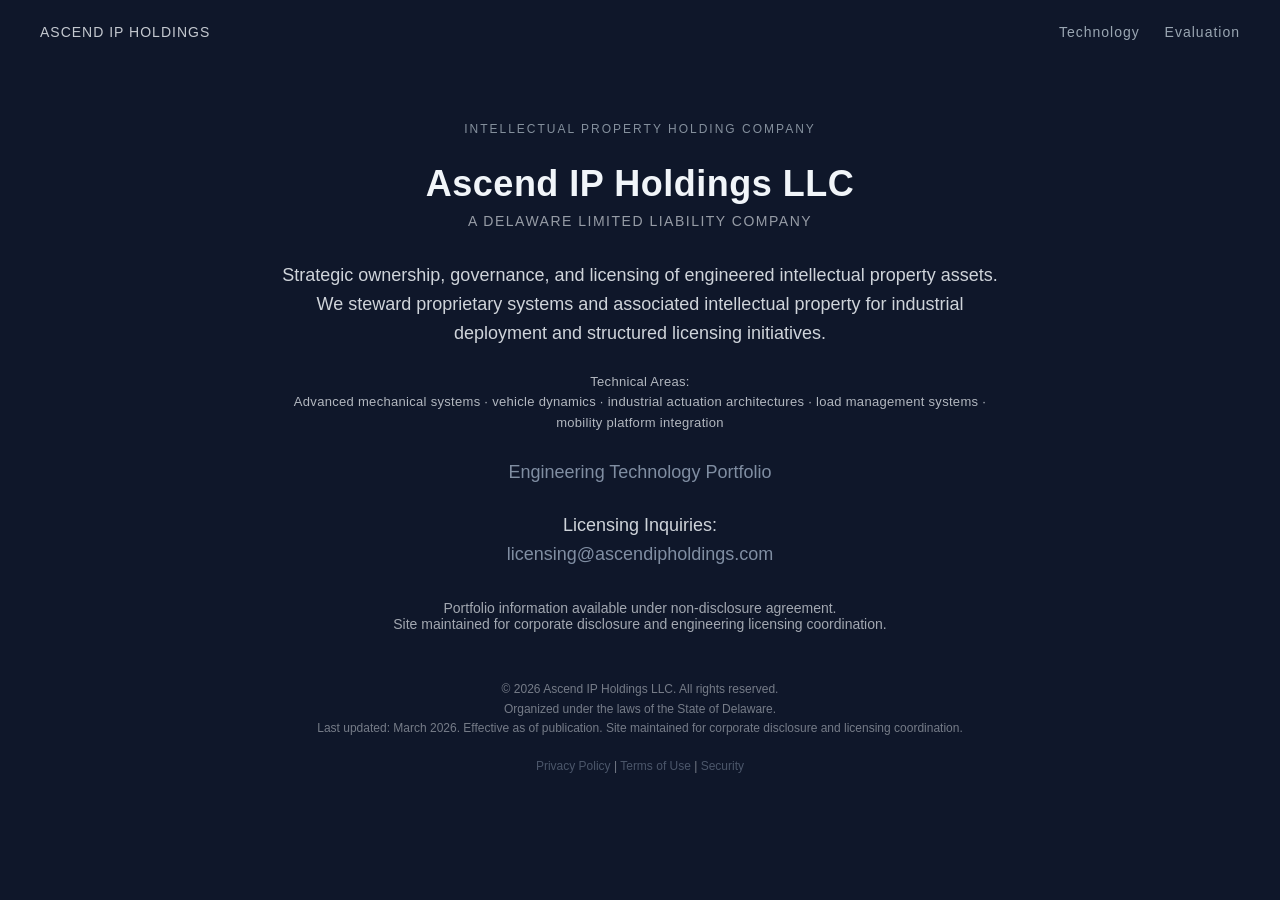
<file: index.html>
<!DOCTYPE html>
<html lang="en">
    <!--
Ascend IP Holdings LLC
Corporate website for engineering technology portfolio and licensing coordination.

This site provides high-level technical context only.
Detailed engineering materials are available under NDA for qualified OEM and Tier-1 partners.

Contact: licensing@ascendipholdings.com
-->
<head>
<meta charset="UTF-8">
<meta name="viewport" content="width=device-width, initial-scale=1.0">
<title>Ascend IP Holdings LLC</title>
    <link rel="stylesheet" href="styles.css">
    <link rel="canonical" href="https://ascendipholdings.com/">
    <link rel="icon" href="/favicon.ico">
    <meta name="author" content="Ascend IP Holdings LLC">
    <meta name="description" content="Ascend IP Holdings LLC is a Delaware limited liability company focused on strategic ownership, governance, and licensing of engineered intellectual property assets for industrial deployment.">

<meta property="og:title" content="Ascend IP Holdings LLC">
<meta property="og:description" content="Strategic ownership, governance, and licensing of engineered intellectual property assets.">
<meta property="og:type" content="website">
<meta property="og:url" content="https://ascendipholdings.com">

<meta name="robots" content="index, follow">
    <script type="application/ld+json">
{
 "@context": "https://schema.org",
 "@type": "Organization",
 "name": "Ascend IP Holdings LLC",
 "url": "https://ascendipholdings.com",
 "email": "legal@ascendipholdings.com",
 "description": "Strategic ownership, governance, and licensing of engineered intellectual property assets.",
 "foundingLocation": "Delaware, United States"
}
</script>

</head>
<body>
    <div class="nav">

<div class="nav-left">
ASCEND IP HOLDINGS
</div>

<div class="nav-right">
<a href="technology.html">Technology</a>
<a href="evaluation.html">Evaluation</a>
</div>

</div>
<div class="container">
    <p class="descriptor">INTELLECTUAL PROPERTY HOLDING COMPANY</p>
    <h1>Ascend IP Holdings LLC</h1>
    <div class="subtitle">A Delaware Limited Liability Company</div>

    <p>
        Strategic ownership, governance, and licensing of engineered intellectual property assets. We steward proprietary systems and associated intellectual property for industrial deployment and structured licensing initiatives.
    </p>
    <!-- Technical domain overview (non-confidential) -->
    <p class="technical">
     Technical Areas:<br>
     Advanced mechanical systems · vehicle dynamics · industrial actuation architectures · 
     load management systems · mobility platform integration
</p>
    <p><a href="technology.html">Engineering Technology Portfolio</a></p>
    <!-- Licensing and engineering evaluation inquiries -->
    <p>
    Licensing Inquiries:<br>
    <a href="mailto:licensing@ascendipholdings.com">licensing@ascendipholdings.com</a>
    </p>

    <div class="nda">
    Portfolio information available under non-disclosure agreement.<br>
    Site maintained for corporate disclosure and engineering licensing coordination.
</div>

    <div class="footer">
© 2026 Ascend IP Holdings LLC. All rights reserved.<br>
Organized under the laws of the State of Delaware.<br>
Last updated: March 2026. Effective as of publication. Site maintained for corporate disclosure and licensing coordination.<br><br>

<a href="/privacy.html">Privacy Policy</a> |
<a href="/terms.html">Terms of Use</a> |
<a href="/security.html">Security</a>
</div>
</div>
</body>
</html>
</file>
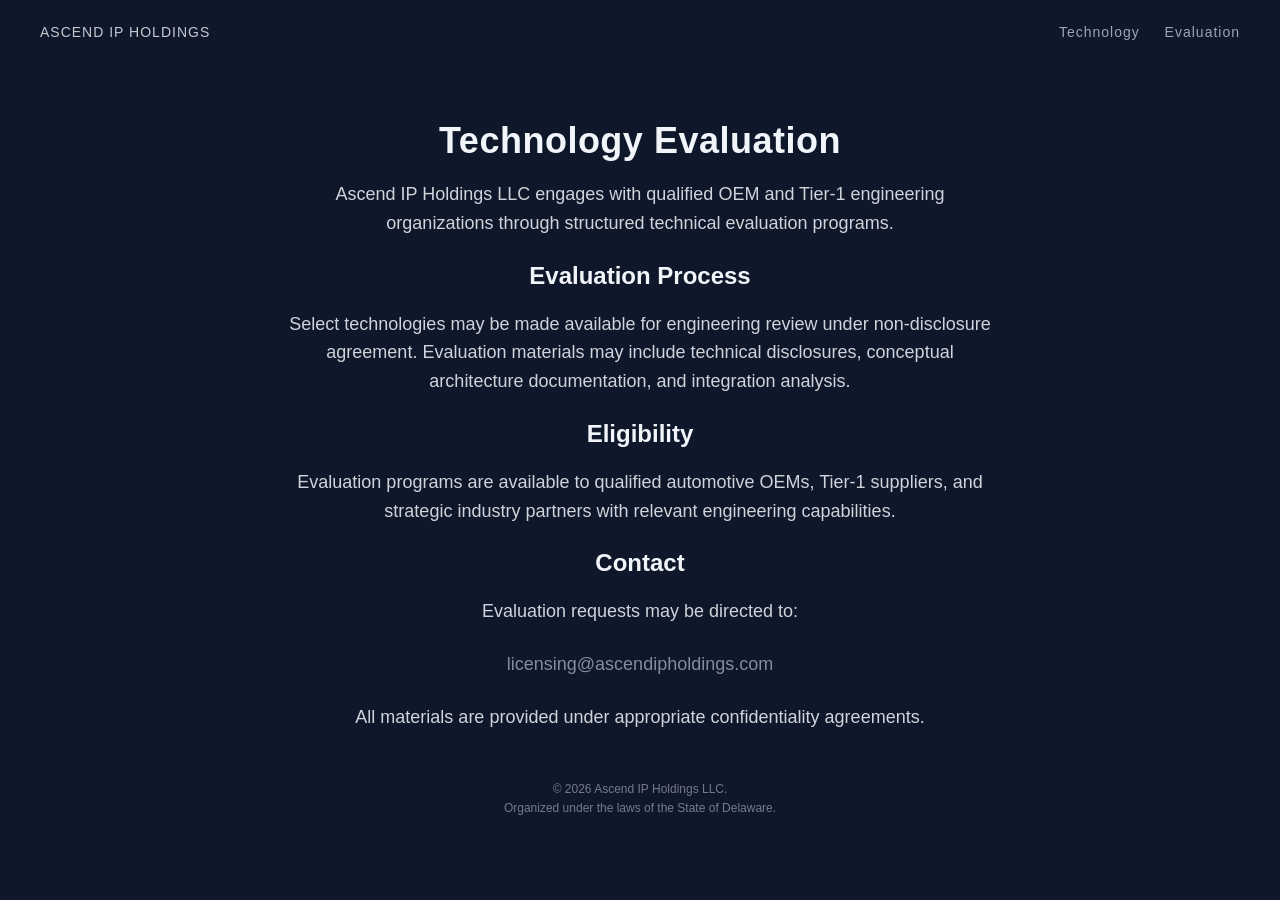
<file: evaluation.html>
<!DOCTYPE html>
<html lang="en">

<head>
<meta charset="UTF-8">
<meta name="viewport" content="width=device-width, initial-scale=1.0">

<title>Technology Evaluation | Ascend IP Holdings LLC</title>

<link rel="stylesheet" href="styles.css">
<link rel="canonical" href="https://ascendipholdings.com/evaluation.html">

<script type="application/ld+json">
{
 "@context": "https://schema.org",
 "@type": "Organization",
 "name": "Ascend IP Holdings LLC",
 "url": "https://ascendipholdings.com",
 "email": "legal@ascendipholdings.com",
 "description": "Strategic ownership, governance, and licensing of engineered intellectual property assets.",
 "foundingLocation": "Delaware, United States"
}
</script>

</head>

<body>

<div class="nav">

<div class="nav-left">
ASCEND IP HOLDINGS
</div>

<div class="nav-right">
<a href="technology.html">Technology</a>
<a href="evaluation.html">Evaluation</a>
</div>

</div>

<div class="container">

<h1>Technology Evaluation</h1>

<p>
Ascend IP Holdings LLC engages with qualified OEM and Tier-1 engineering organizations
through structured technical evaluation programs.
</p>

<h2>Evaluation Process</h2>

<p>
Select technologies may be made available for engineering review under non-disclosure
agreement. Evaluation materials may include technical disclosures, conceptual architecture
documentation, and integration analysis.
</p>

<h2>Eligibility</h2>

<p>
Evaluation programs are available to qualified automotive OEMs, Tier-1 suppliers,
and strategic industry partners with relevant engineering capabilities.
</p>

<h2>Contact</h2>

<p>
Evaluation requests may be directed to:
</p>

<p>
<a href="mailto:licensing@ascendipholdings.com">
licensing@ascendipholdings.com
</a>
</p>

<p>
All materials are provided under appropriate confidentiality agreements.
</p>

<div class="footer">

© 2026 Ascend IP Holdings LLC.<br>
Organized under the laws of the State of Delaware.

</div>

</div>

</body>
</html>
</file>
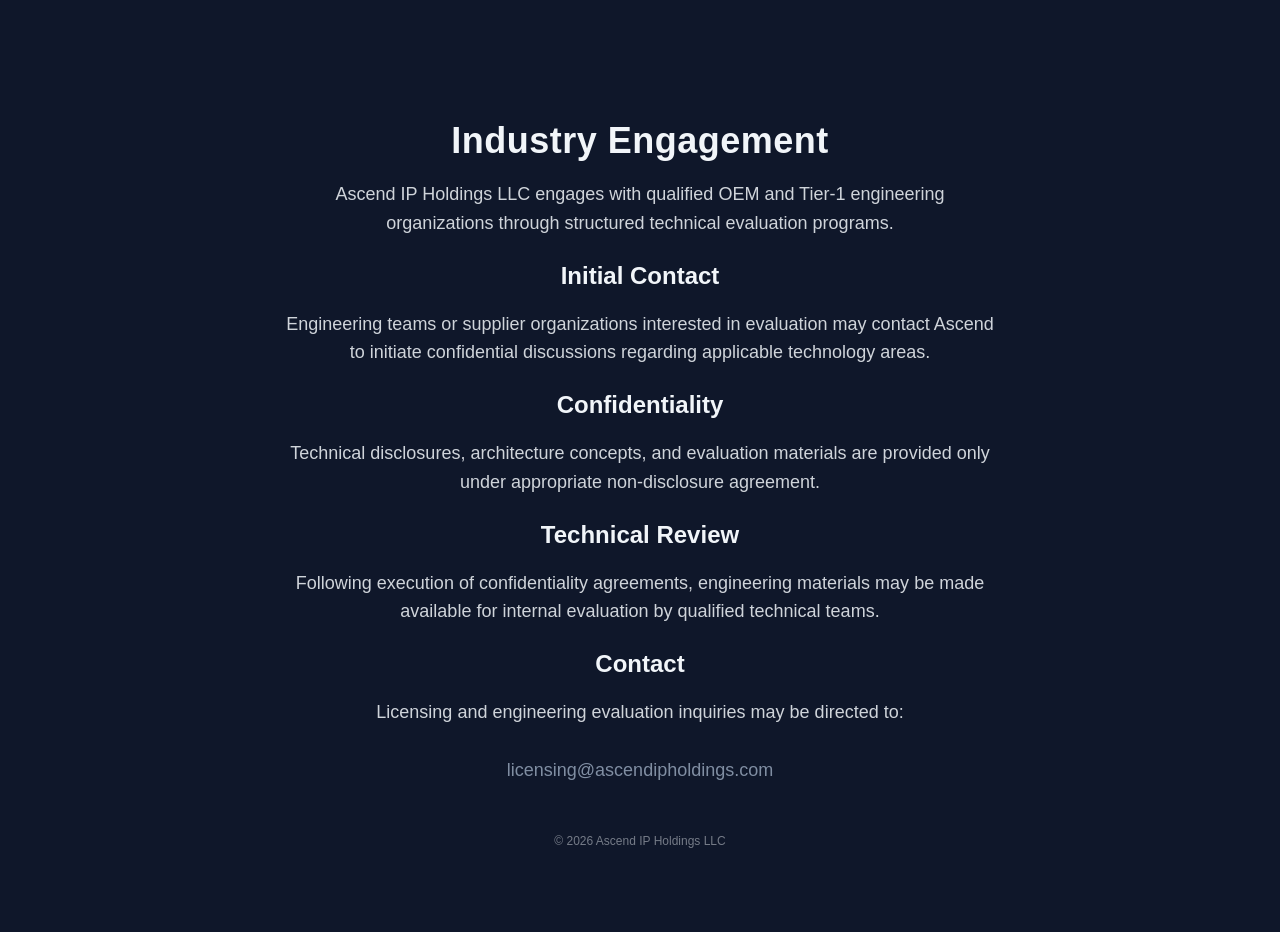
<file: industry-engagement.html>
<!DOCTYPE html>
<html lang="en">
<head>
<meta charset="UTF-8">
<meta name="viewport" content="width=device-width, initial-scale=1.0">
<title>Industry Engagement | Ascend IP Holdings LLC</title>
    <link rel="stylesheet" href="styles.css">

<link rel="canonical" href="https://ascendipholdings.com/industry-engagement.html">

</head>

<body>

<div class="container">

<h1>Industry Engagement</h1>

<p>
Ascend IP Holdings LLC engages with qualified OEM and Tier-1 engineering organizations
through structured technical evaluation programs.
</p>

<h2>Initial Contact</h2>

<p>
Engineering teams or supplier organizations interested in evaluation may contact Ascend
to initiate confidential discussions regarding applicable technology areas.
</p>

<h2>Confidentiality</h2>

<p>
Technical disclosures, architecture concepts, and evaluation materials are provided only
under appropriate non-disclosure agreement.
</p>

<h2>Technical Review</h2>

<p>
Following execution of confidentiality agreements, engineering materials may be made
available for internal evaluation by qualified technical teams.
</p>

<h2>Contact</h2>

<p>
Licensing and engineering evaluation inquiries may be directed to:
<br><br>
<a href="mailto:licensing@ascendipholdings.com">licensing@ascendipholdings.com</a>
</p>

<div class="footer">
© 2026 Ascend IP Holdings LLC
</div>

</div>

</body>
</html>
</file>
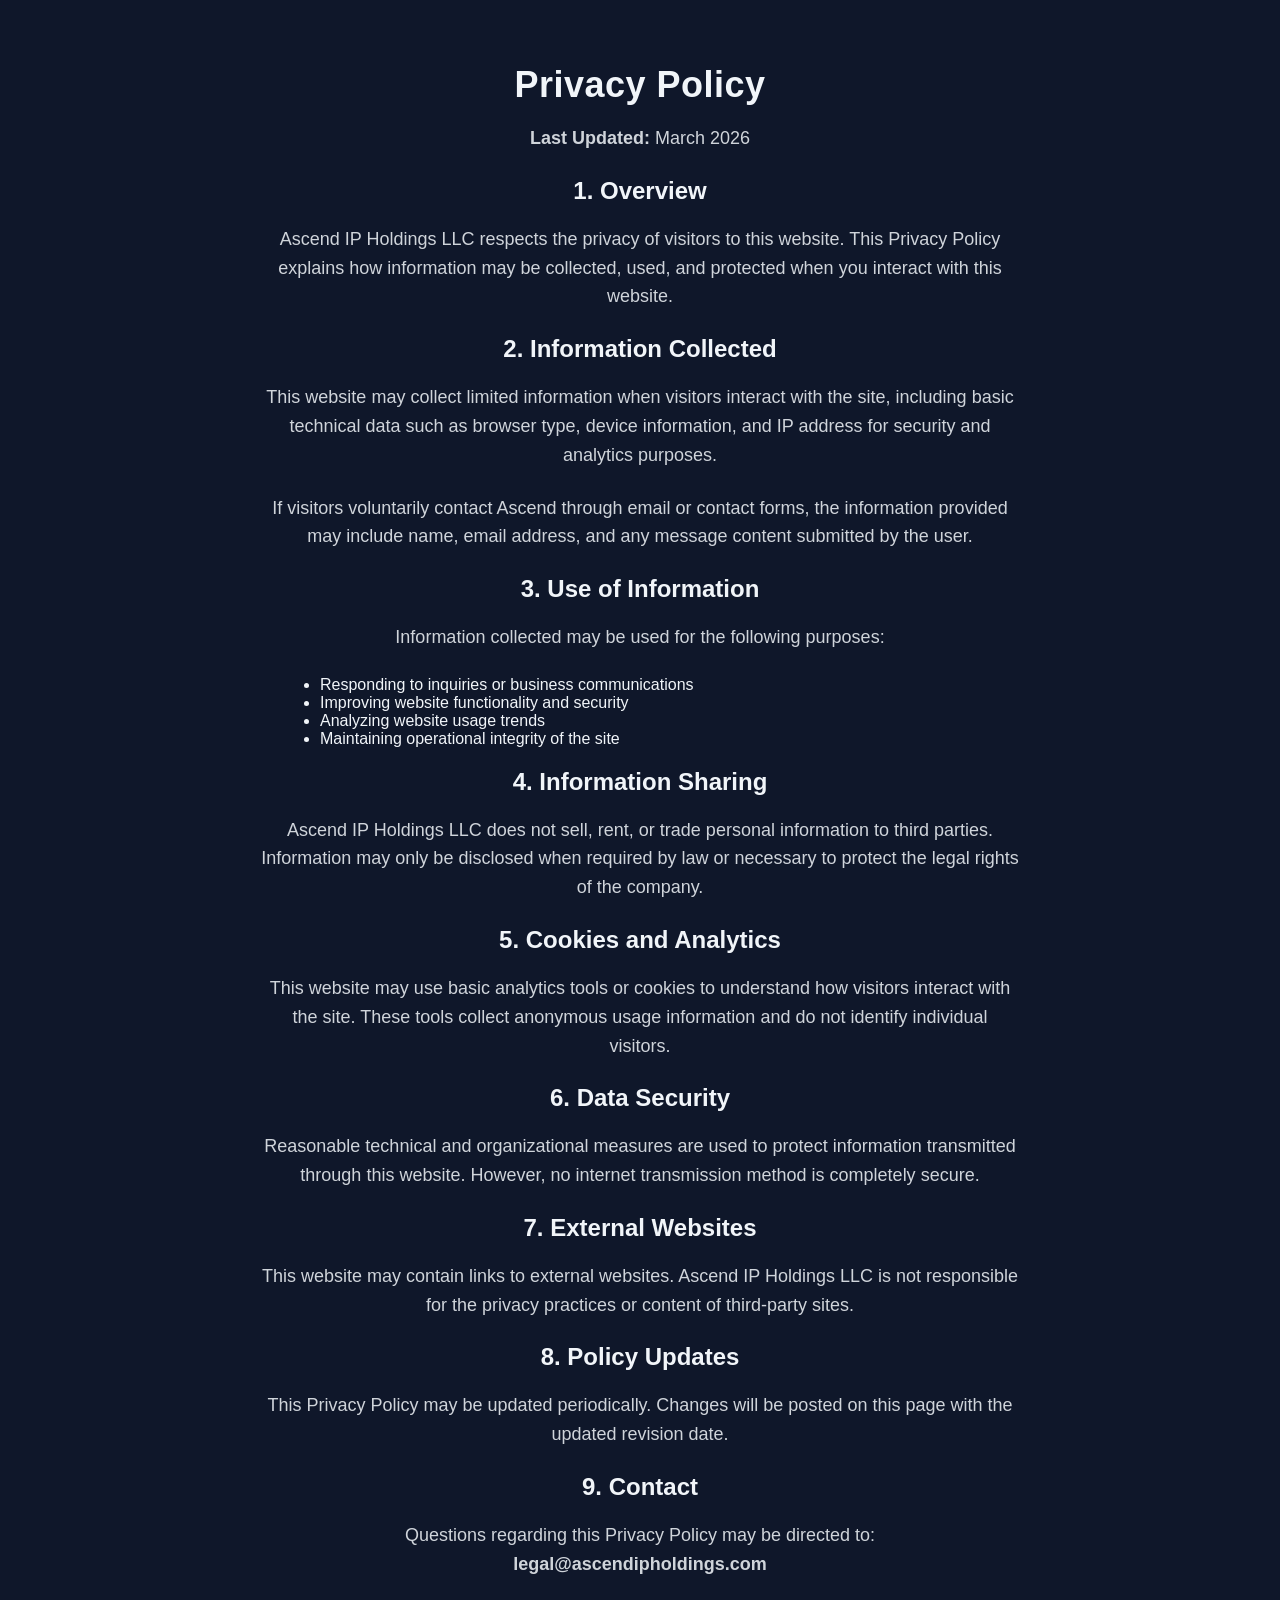
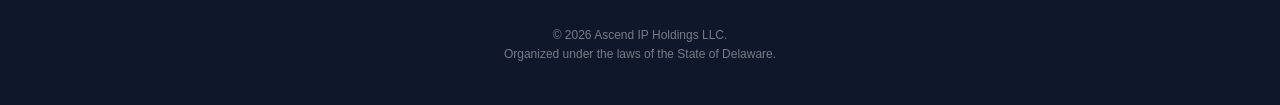
<file: privacy.html>
<!DOCTYPE html>
<html lang="en">

<head>
<meta charset="UTF-8">
<meta name="viewport" content="width=device-width, initial-scale=1.0">

<title>Privacy Policy | Ascend IP Holdings LLC</title>

<link rel="stylesheet" href="styles.css">

</head>

<body>

<div class="container-doc">

<h1>Privacy Policy</h1>

<p><strong>Last Updated:</strong> March 2026</p>

<h2>1. Overview</h2>
<p>
Ascend IP Holdings LLC respects the privacy of visitors to this website.
This Privacy Policy explains how information may be collected, used,
and protected when you interact with this website.
</p>

<h2>2. Information Collected</h2>
<p>
This website may collect limited information when visitors interact with the site,
including basic technical data such as browser type, device information,
and IP address for security and analytics purposes.
</p>

<p>
If visitors voluntarily contact Ascend through email or contact forms,
the information provided may include name, email address,
and any message content submitted by the user.
</p>

<h2>3. Use of Information</h2>
<p>
Information collected may be used for the following purposes:
</p>

<ul>
<li>Responding to inquiries or business communications</li>
<li>Improving website functionality and security</li>
<li>Analyzing website usage trends</li>
<li>Maintaining operational integrity of the site</li>
</ul>

<h2>4. Information Sharing</h2>
<p>
Ascend IP Holdings LLC does not sell, rent, or trade personal information
to third parties. Information may only be disclosed when required by law
or necessary to protect the legal rights of the company.
</p>

<h2>5. Cookies and Analytics</h2>
<p>
This website may use basic analytics tools or cookies to understand
how visitors interact with the site. These tools collect anonymous
usage information and do not identify individual visitors.
</p>

<h2>6. Data Security</h2>
<p>
Reasonable technical and organizational measures are used to
protect information transmitted through this website.
However, no internet transmission method is completely secure.
</p>

<h2>7. External Websites</h2>
<p>
This website may contain links to external websites.
Ascend IP Holdings LLC is not responsible for the privacy practices
or content of third-party sites.
</p>

<h2>8. Policy Updates</h2>
<p>
This Privacy Policy may be updated periodically.
Changes will be posted on this page with the updated revision date.
</p>

<h2>9. Contact</h2>
<p>
Questions regarding this Privacy Policy may be directed to:<br>
<strong>legal@ascendipholdings.com</strong>
</p>

<div class="footer">

© 2026 Ascend IP Holdings LLC.<br>
Organized under the laws of the State of Delaware.

</div>

</div>

</body>
</html>
</file>
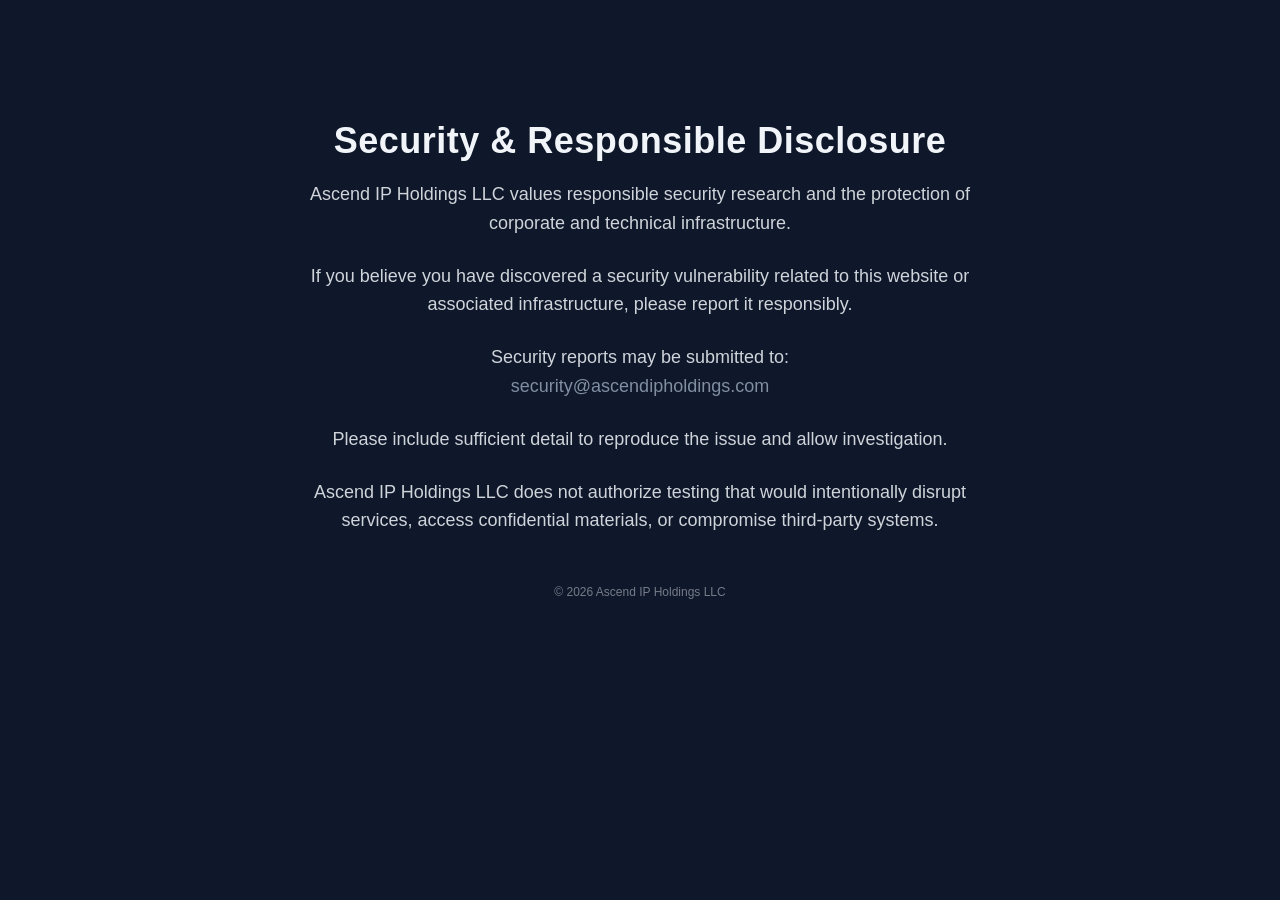
<file: security.html>
<!DOCTYPE html>
<html lang="en">
<head>
<meta charset="UTF-8">
<meta name="viewport" content="width=device-width, initial-scale=1.0">
<title>Security Disclosure | Ascend IP Holdings LLC</title>
    <link rel="stylesheet" href="styles.css">

</head>

<body>

<div class="container">

<h1>Security & Responsible Disclosure</h1>

<p>
Ascend IP Holdings LLC values responsible security research and the protection of corporate and technical infrastructure.
</p>

<p>
If you believe you have discovered a security vulnerability related to this website or associated infrastructure, please report it responsibly.
</p>

<p>
Security reports may be submitted to:<br>
<a href="mailto:security@ascendipholdings.com">security@ascendipholdings.com</a>
</p>

<p>
Please include sufficient detail to reproduce the issue and allow investigation.
</p>

<p>
Ascend IP Holdings LLC does not authorize testing that would intentionally disrupt services, access confidential materials, or compromise third-party systems.
</p>

<div class="footer">
© 2026 Ascend IP Holdings LLC
</div>

</div>

</body>
</html>
</file>
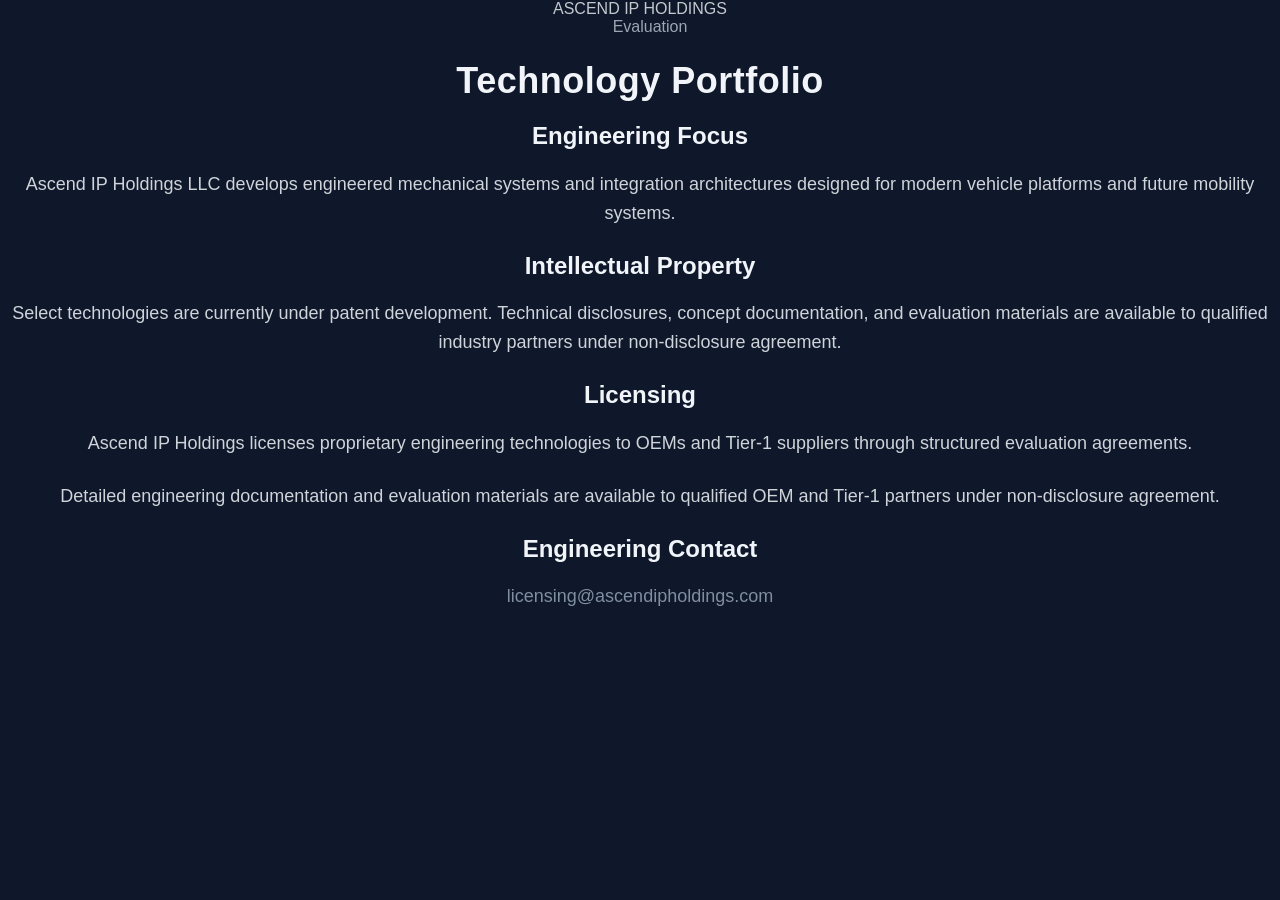
<file: technology.html>
<!DOCTYPE html>
<html lang="en">
<head>

<meta charset="UTF-8">
<meta name="viewport" content="width=device-width, initial-scale=1.0">

<title>Technology | Ascend IP Holdings LLC</title>
    <link rel="stylesheet" href="styles.css">
    <link rel="canonical" href="https://ascendipholdings.com/technology.html">

<script type="application/ld+json">
{
 "@context": "https://schema.org",
 "@type": "Organization",
 "name": "Ascend IP Holdings LLC",
 "url": "https://ascendipholdings.com",
 "email": "legal@ascendipholdings.com",
 "description": "Strategic ownership, governance, and licensing of engineered intellectual property assets.",
 "foundingLocation": "Delaware, United States"
}
</script>

<meta name="description" content="Engineering technologies developed by Ascend IP Holdings LLC for modern vehicle platforms.">


</head>

<body>
    
<div class="nav-left">
ASCEND IP HOLDINGS
</div>

<div class="nav-right">
<a href="evaluation.html">Evaluation</a>
</div>

<h1>Technology Portfolio</h1>

<h2>Engineering Focus</h2>

<p>
Ascend IP Holdings LLC develops engineered mechanical systems and integration
architectures designed for modern vehicle platforms and future mobility systems.
</p>

<h2>Intellectual Property</h2>

<p>
Select technologies are currently under patent development. Technical disclosures,
concept documentation, and evaluation materials are available to qualified industry
partners under non-disclosure agreement.
</p>

<h2>Licensing</h2>

<p>
Ascend IP Holdings licenses proprietary engineering technologies to OEMs and Tier-1
suppliers through structured evaluation agreements.
</p>
 <p>
Detailed engineering documentation and evaluation materials are available to qualified OEM and Tier-1 partners under non-disclosure agreement.
</p> 

<h2>Engineering Contact</h2>

<p>
<a href="mailto:licensing@ascendipholdings.com">licensing@ascendipholdings.com</a>
</p>

</body>
</html>
</file>
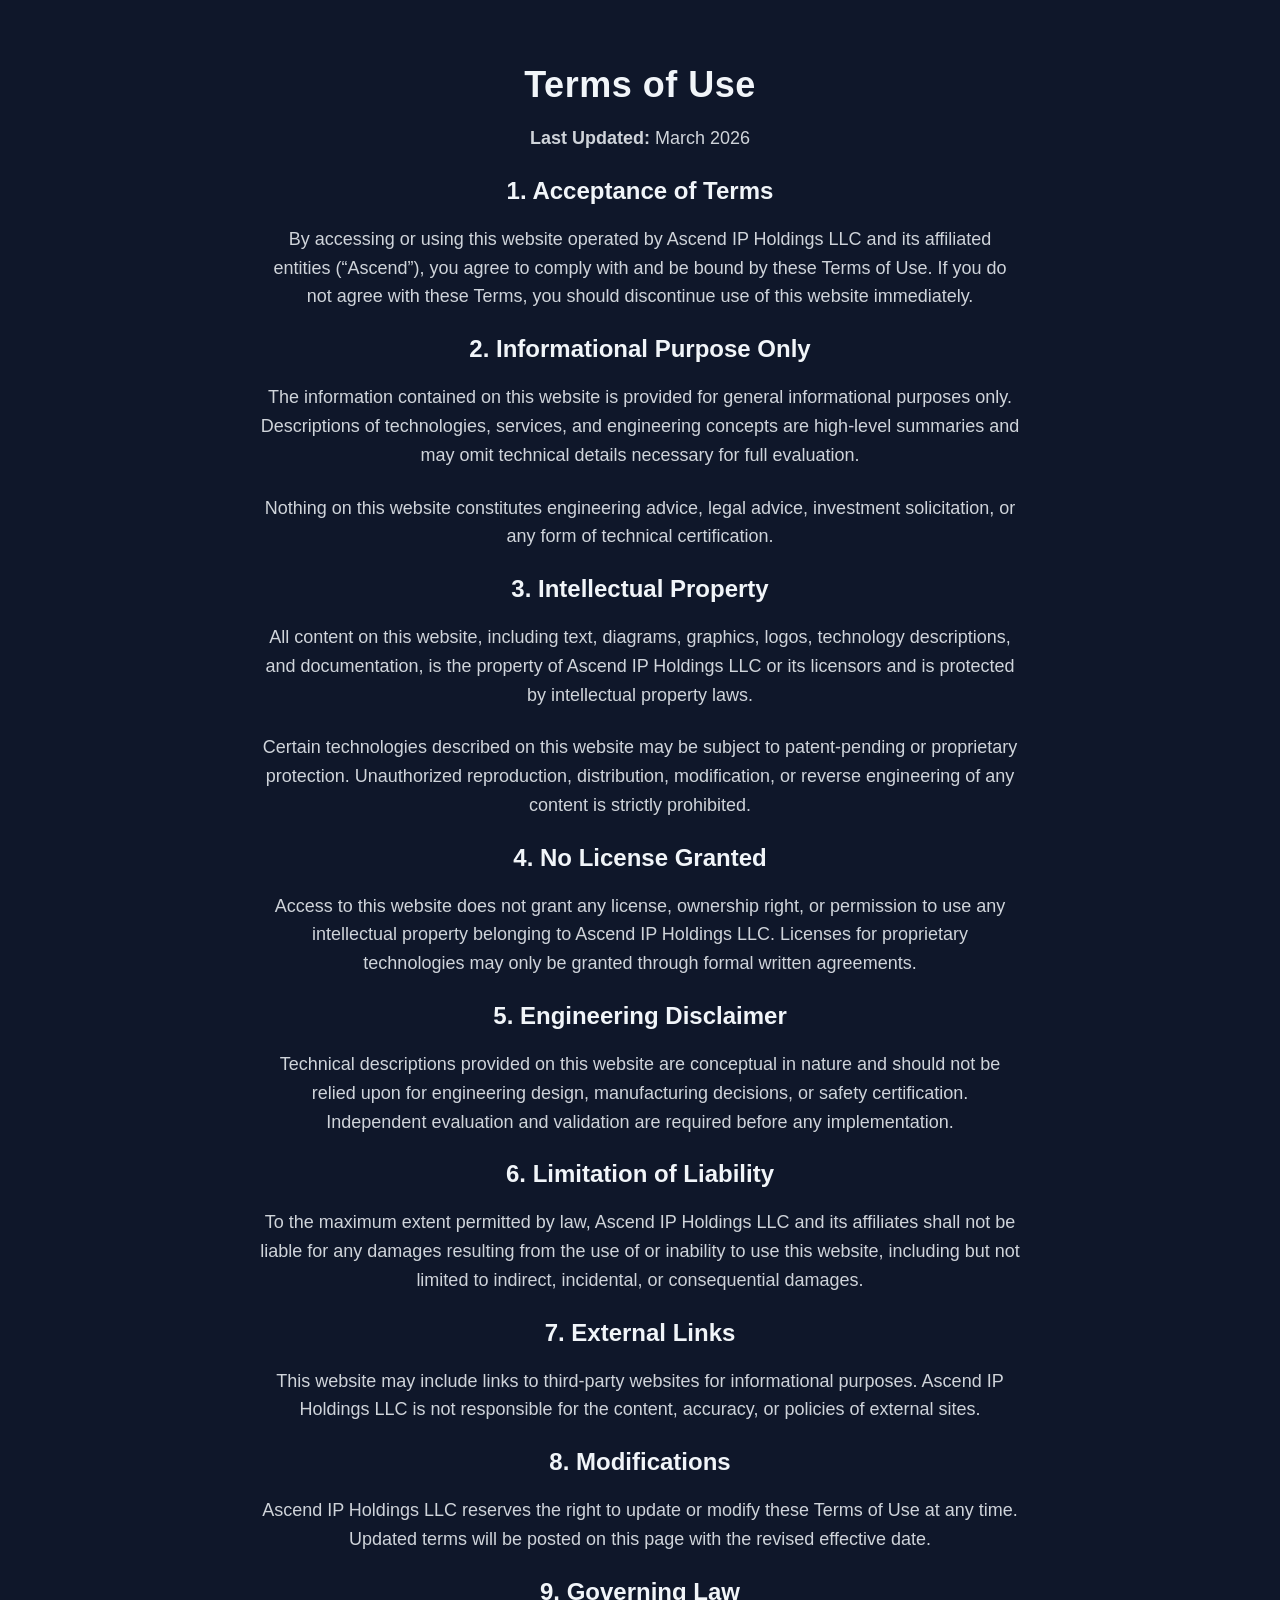
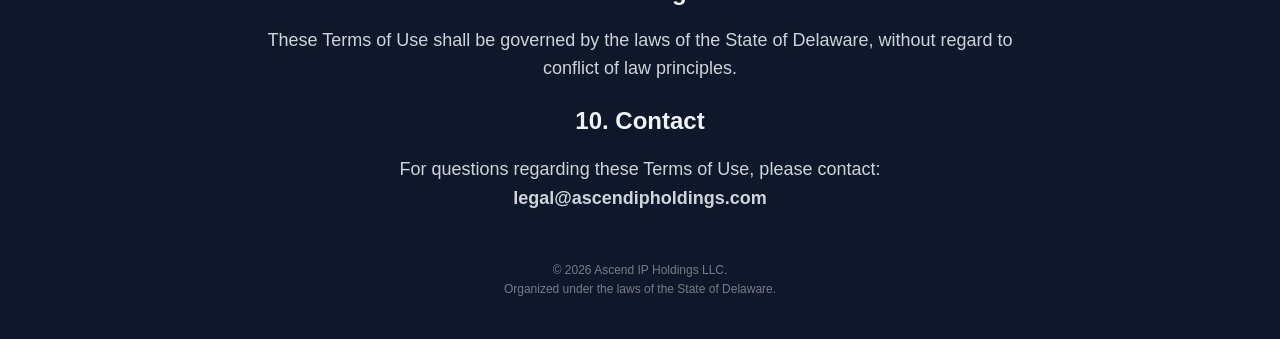
<file: terms.html>
<!DOCTYPE html>
<html lang="en">

<head>
<meta charset="UTF-8">
<meta name="viewport" content="width=device-width, initial-scale=1.0">

<title>Terms of Use | Ascend IP Holdings LLC</title>

<link rel="stylesheet" href="styles.css">

</head>

<body>

<div class="container-doc">

<h1>Terms of Use</h1>

<p><strong>Last Updated:</strong> March 2026</p>

<h2>1. Acceptance of Terms</h2>
<p>
By accessing or using this website operated by Ascend IP Holdings LLC and its affiliated entities
(“Ascend”), you agree to comply with and be bound by these Terms of Use.
If you do not agree with these Terms, you should discontinue use of this website immediately.
</p>

<h2>2. Informational Purpose Only</h2>
<p>
The information contained on this website is provided for general informational purposes only.
Descriptions of technologies, services, and engineering concepts are high-level summaries
and may omit technical details necessary for full evaluation.
</p>

<p>
Nothing on this website constitutes engineering advice, legal advice, investment solicitation,
or any form of technical certification.
</p>

<h2>3. Intellectual Property</h2>
<p>
All content on this website, including text, diagrams, graphics, logos, technology descriptions,
and documentation, is the property of Ascend IP Holdings LLC or its licensors and is protected
by intellectual property laws.
</p>

<p>
Certain technologies described on this website may be subject to patent-pending or proprietary
protection. Unauthorized reproduction, distribution, modification, or reverse engineering of
any content is strictly prohibited.
</p>

<h2>4. No License Granted</h2>
<p>
Access to this website does not grant any license, ownership right, or permission to use
any intellectual property belonging to Ascend IP Holdings LLC.
Licenses for proprietary technologies may only be granted through formal written agreements.
</p>

<h2>5. Engineering Disclaimer</h2>
<p>
Technical descriptions provided on this website are conceptual in nature and should not be relied
upon for engineering design, manufacturing decisions, or safety certification.
Independent evaluation and validation are required before any implementation.
</p>

<h2>6. Limitation of Liability</h2>
<p>
To the maximum extent permitted by law, Ascend IP Holdings LLC and its affiliates shall not
be liable for any damages resulting from the use of or inability to use this website,
including but not limited to indirect, incidental, or consequential damages.
</p>

<h2>7. External Links</h2>
<p>
This website may include links to third-party websites for informational purposes.
Ascend IP Holdings LLC is not responsible for the content, accuracy, or policies of external sites.
</p>

<h2>8. Modifications</h2>
<p>
Ascend IP Holdings LLC reserves the right to update or modify these Terms of Use at any time.
Updated terms will be posted on this page with the revised effective date.
</p>

<h2>9. Governing Law</h2>
<p>
These Terms of Use shall be governed by the laws of the State of Delaware,
without regard to conflict of law principles.
</p>

<h2>10. Contact</h2>
<p>
For questions regarding these Terms of Use, please contact:<br>
<strong>legal@ascendipholdings.com</strong>
</p>

<div class="footer">

© 2026 Ascend IP Holdings LLC.<br>
Organized under the laws of the State of Delaware.

</div>

</div>

</body>
</html>
</file>
<file: styles.css>
body {
    margin: 0;
    background-color: #0f172a;
    color: #f1f5f9;
    font-family: -apple-system, BlinkMacSystemFont, "Segoe UI", Roboto, Arial, sans-serif;
    text-align: center;
}

.container {
    max-width: 720px;
    margin: 120px auto 80px auto;
    padding: 0 24px;
}

.container-doc {
    max-width: 760px;
    margin: 0 auto;
    padding: 40px 24px;
}

h1 {
    font-size: 36px;
    font-weight: 600;
    margin-bottom: 8px;
    letter-spacing: 0.5px;
}

.subtitle {
    font-size: 14px;
    opacity: 0.6;
    margin-bottom: 32px;
    text-transform: uppercase;
    letter-spacing: 1.5px;
}

p {
    font-size: 18px;
    line-height: 1.6;
    opacity: 0.85;
    margin-bottom: 24px;
}

/* Navigation */

.nav {
    position: absolute;
    top: 24px;
    left: 40px;
    right: 40px;
    display: flex;
    justify-content: space-between;
    align-items: center;
    font-size: 14px;
    letter-spacing: 1px;
}

.nav-left {
    font-weight: 500;
    opacity: 0.8;
}

.nav-right a {
    margin-left: 20px;
    color: #9aa6b2;
    font-weight: 500;
}

.nav-right a:hover {
    color: #e2e8f0;
}

/* Homepage descriptor */

.descriptor {
    font-size: 12px;
    letter-spacing: 2px;
    text-transform: uppercase;
    color: #9aa6b2;
    margin-bottom: 10px;
}

/* Technical disclosure text */

.technical {
    font-size: 13px;
    opacity: 0.72;
    margin-top: 10px;
    letter-spacing: 0.3px;
    margin-left: auto;
    margin-right: auto;
    text-align: center;
}

.nda {
    font-size: 14px;
    opacity: 0.65;
    margin-top: 32px;
}

/* Footer */

.footer {
    font-size: 12px;
    opacity: 0.45;
    margin-top: 48px;
    line-height: 1.6;
}

/* Links */

a {
    color: #94a3b8;
    text-decoration: none;
}

a:hover {
    color: #e2e8f0;
    text-decoration: underline;
}

/* Bullet lists for legal pages */

ul {
    text-align: left;
    margin-left: 20px;
}
</file>
